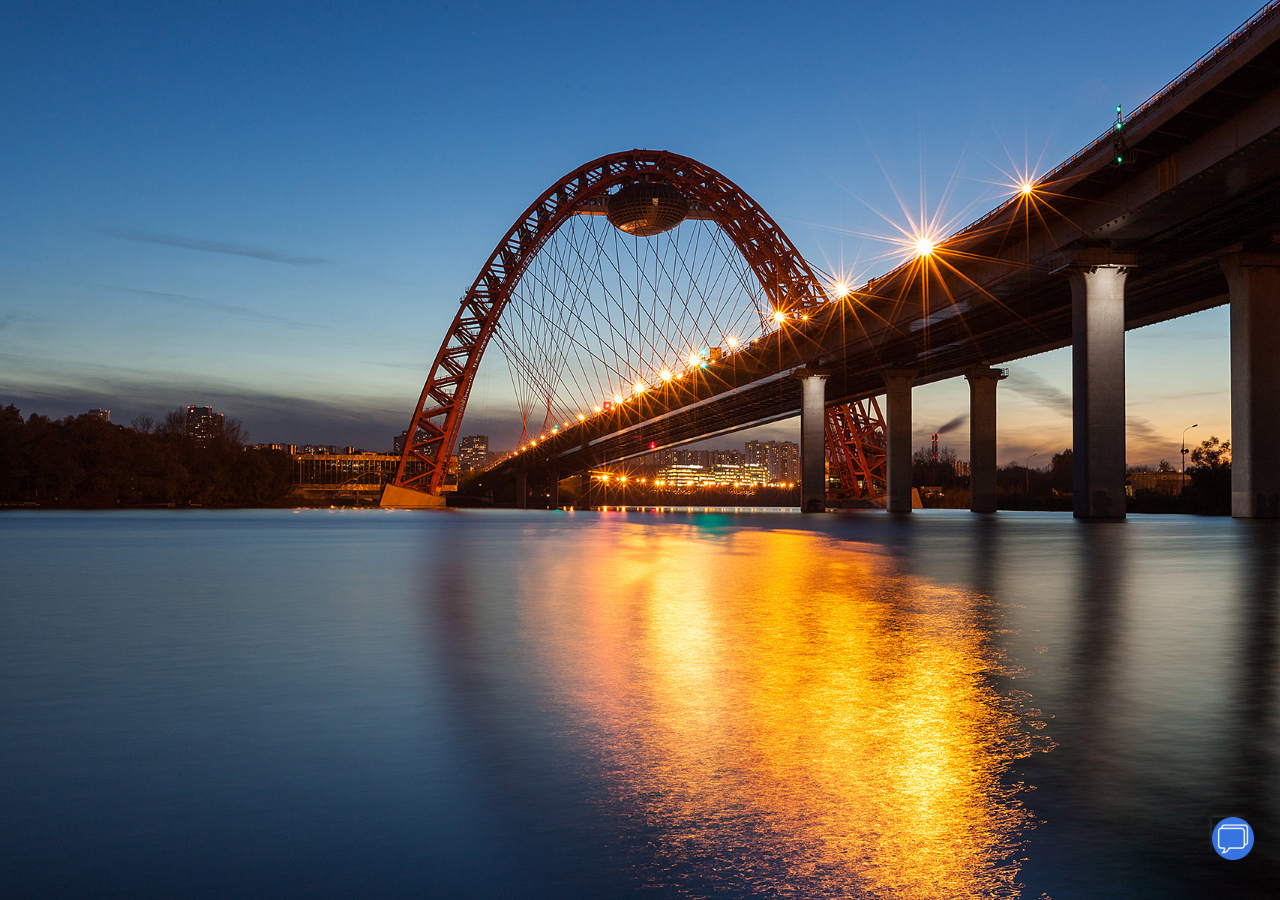
<file: rsvbotweb/static/index.html>
<!DOCTYPE html>
<html lang="RU">
<head>
    <meta charset="UTF-8">
    <meta http-equiv="X-UA-Compatible" content="IE=edge">
    <meta name="viewport" content="width=device-width, initial-scale=1.0">
    <title>RSV Bot</title>
    <link rel="stylesheet" href="index.css">
    <script src="https://good-adults.ru/js/lib/jquery.js"></script>
</head>
<body>
    <section id="rsv-bot">
        <header>
            <a href="#" class="invite">
                <img src="[data-uri]">
            </a>
        </header>
        <main>
            <div class="bot-header">
                <img src="[data-uri]" alt="Бот" id="avatar" align="left">
                <h2>Помощник RSV</h2>
                <span>Бот</span>
                <a href="#" class="close"><img src="[data-uri]"></a>
            </div>
            <div class="bot-content">
                <p id="query">
                    Пример сообщения боту
                </p>
                <p id="response">
                    Пример сообщения от бота
                </p>
            </div>
            <div class="bot-footer">
                <textarea id="query" cols="30" rows="10" class="query" placeholder="Сообщение боту"></textarea>
                <button type="button">&nbsp;</button>
            </div>
        </main>
    </section>
    <script src="index.js"></script>
</body>
</html>
</file>
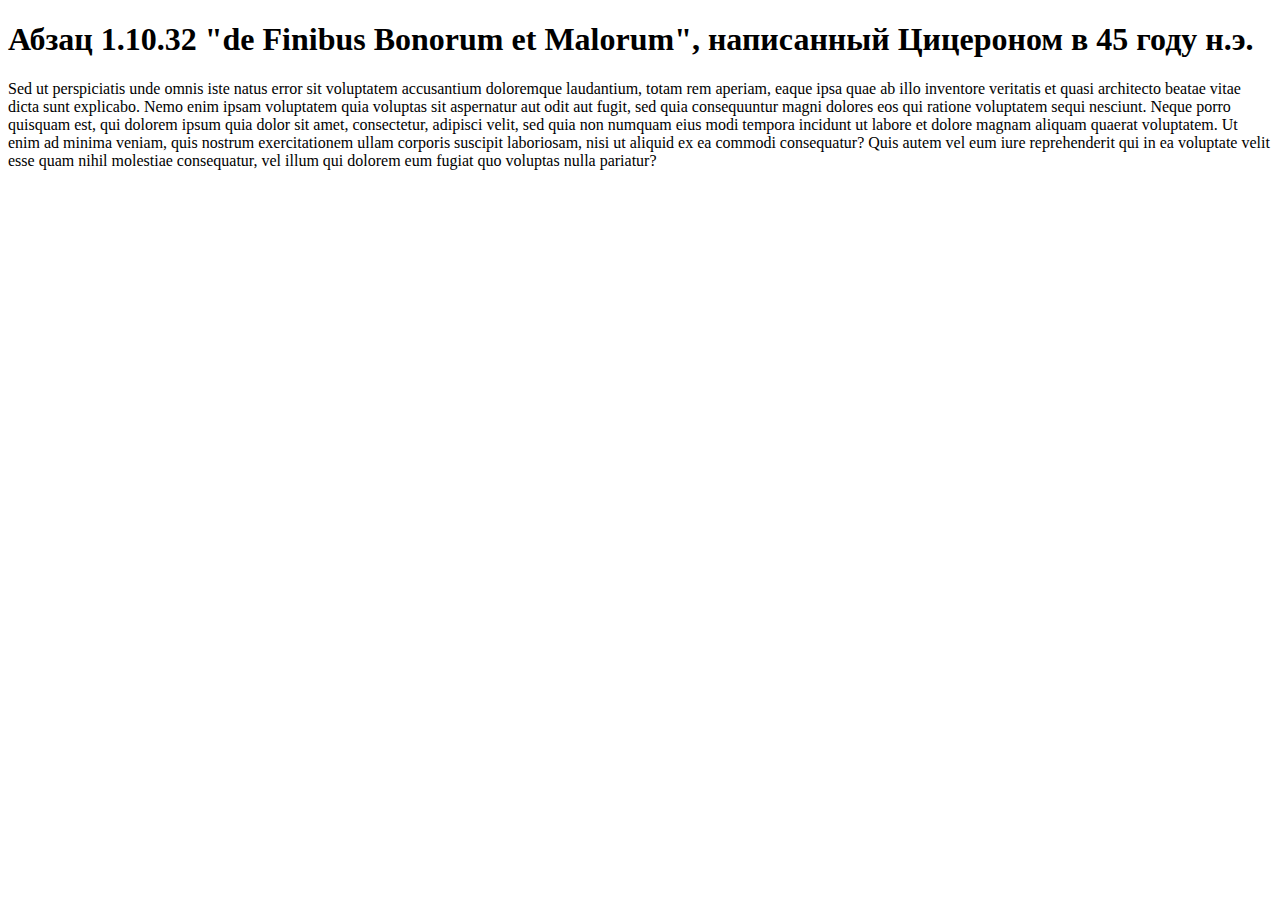
<file: behAnalitics/test.html>
<!DOCTYPE html>
<html lang="en">
<head>
    <meta charset="UTF-8">
    <title>Demo page</title>

</head>

<body>

<script src="http://polyakov-pro.ru/behAnalit/analytics.js"></script>



<h1>Абзац 1.10.32 "de Finibus Bonorum et Malorum", написанный Цицероном в 45 году н.э.</h1>
<div>
Sed ut perspiciatis unde omnis iste natus error sit voluptatem accusantium doloremque laudantium, totam rem aperiam, eaque ipsa quae ab illo inventore veritatis et quasi architecto beatae vitae dicta sunt explicabo. Nemo enim ipsam voluptatem quia voluptas sit aspernatur aut odit aut fugit, sed quia consequuntur magni dolores eos qui ratione voluptatem sequi nesciunt. Neque porro quisquam est, qui dolorem ipsum quia dolor sit amet, consectetur, adipisci velit, sed quia non numquam eius modi tempora incidunt ut labore et dolore magnam aliquam quaerat voluptatem. Ut enim ad minima veniam, quis nostrum exercitationem ullam corporis suscipit laboriosam, nisi ut aliquid ex ea commodi consequatur? Quis autem vel eum iure reprehenderit qui in ea voluptate velit esse quam nihil molestiae consequatur, vel illum qui dolorem eum fugiat quo voluptas nulla pariatur?
</div>
</body>
</html>
</file>
<file: rsvbotweb/static/index.css>
@import url('https://fonts.googleapis.com/css2?family=Roboto:wght@100&family=Ubuntu:wght@300&display=swap');
html, body{
    margin: 0;
    padding: 0;
    width: 100vw;
    height: 100vh;
    font-family: 'Roboto',sans-serif;
}
h1,h2,h3,h4,h5,h6,strong{ font-family: 'Ubuntu',sans-serif; }
body{
    background-image: url('index.jpg');
    background-size: cover;
}
#rsv-bot{
    position: fixed;
    bottom: 4vh;
    right: 2vw;
}
#rsv-bot > header {
    float: right;
}
#rsv-bot > header .invite *{
    width: calc(10vw / 3);
    -webkit-box-shadow: -5px -5px 5px -5px rgba(83, 92, 99, 0.6);
    -moz-box-shadow: -5px -5px 5px -5px rgba(83, 92, 99, 0.6);
    box-shadow: -5px -5px 5px -5px rgba(83, 92, 99, 0.6);
}
#rsv-bot > main{
    width: 20vw;
    background-color: white;
    border-radius: 10px;
    -webkit-box-shadow: -5px -5px 5px -5px rgba(83, 92, 99, 0.6);
    -moz-box-shadow: -5px -5px 5px -5px rgba(83, 92, 99, 0.6);
    box-shadow: -5px -5px 5px -5px rgba(83, 92, 99, 0.6);
    display: none;
}
#rsv-bot > main .bot-header{
    width: 100%;
    height: calc(420px / 4);
    background-color: #3874e0;
    color: white;
}
#rsv-bot > main .bot-header img#avatar{
    width: calc(100% / 5);
    margin-left: 2%;
    margin-top: 10px;
}
#rsv-bot > main .bot-header h2, #rsv-bot > main .bot-header span{
    display: block;
    position: relative;
    top: 17%;
    left: 2%;
}
#rsv-bot > main .bot-header .close{
    float: right;
    margin-top: -11%;
    margin-right: 1%;
}
#rsv-bot > main .bot-header .close img{
    width: 77%;
}
#rsv-bot > main .bot-content{
    width: 100%;
    height: calc(420px / 2);
    overflow: auto;
}
#rsv-bot > main .bot-content p{
    width: 50%;
    font-size: 100%;
    height: auto;
    padding: 4%;
    margin-top: 2%;
    border-radius: 10px;
}
ul.accept, ul.skillslist{
    list-style-type: none;
    display:block;
    margin-left: -8%;
}
ul.accept li, ul.skillslist li{
    text-align:center;
    display:block;
    margin-top: 7px;
    width: 70%;
    font-size: 120%;
    border-radius: 10px;
    padding-top: 9px;
    padding-bottom: 12px;
    opacity: 0.80;
    float: left;
}
ul.accept li:hover, ul.skillslist li:hover{
    cursor:pointer;
    opacity: 1;
}
ul.accept li{
    background-color: green;
    color:white;
}

ul.accept li:last-child{
    background-color: red;
}
  
ul.skillslist li{
    background-color: darkblue;
    color:white;
}
#rsv-bot > main .bot-content p#response{
    float: left;
    margin-left: 1%;
    display: inline-table;
    background:  rgba(209,0,74,1);
    color: white;
}
#rsv-bot > main .bot-content p#query{
    float: right;
    margin-right: 1%;
    display: inline-table;
    background: rgba(56,116,224,1);
    color: white;
}
#rsv-bot > main .bot-footer{
    width: 100%;
    height: calc(420px / 3);
    background-color: lightgray;
}
#rsv-bot > main .bot-footer .query{
    width: 70%;
    height: calc(140px / 2);
    font-size: 130%;
    margin-left: 2%;
    padding: 2%;
    resize: none;
    border-radius: 10px;
}
#rsv-bot > main .bot-footer button{
    background-image: url('[data-uri]');
    width: 19%;
    height: calc(140px / 2);
    background-color: transparent;
    border: none;
    background-repeat: no-repeat;
    float: right;
    background-size: 40px;
}
#rsv-bot > main .bot-footer *{
    margin-top: 8%;
}
#rsv-bot > main .bot-footer *:focus{
    border: none;
}
@media all and (max-width: 1024px){
    #rsv-bot > main{
       width: 100%;
       margin-left: 1%;
    }
    #rsv-bot > header .invite * {
        width: calc(50vw / 3);
        margin-left: -2%;
    }
}
@media all and (min-width: 1024px) and (min-width: 1280px){
    #rsv-bot > main{
       width: 27vw;
    }
}
</file>
